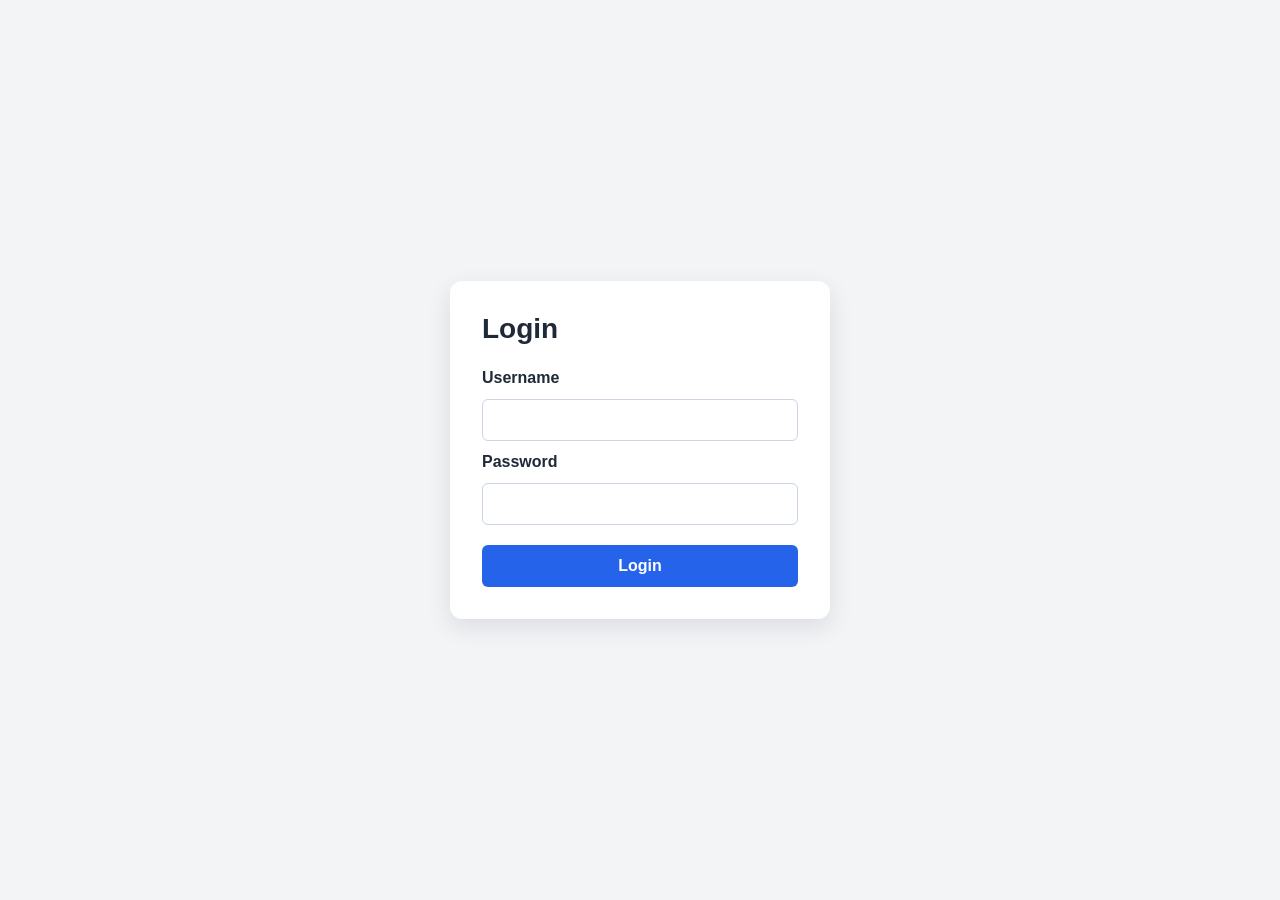
<file: Simple Loginpage/index.html>
<!doctype html>
<html lang="en">
  <head>
    <meta charset="utf-8">
    <meta name="viewport" content="width=device-width, initial-scale=1">
    <title>Login</title>
    <link rel="stylesheet" href="styles/style.css">
    <script src="scripts/app.js" defer></script>
  </head>
  <body>
    <main class="page">
      <section class="card" id="login-page" aria-labelledby="login-title">
        <h1 id="login-title">Login</h1>
        <form id="login-form">
          <label for="username">Username</label>
          <input id="username" name="username" type="text" autocomplete="username" required>

          <label for="password">Password</label>
          <input id="password" name="password" type="password" autocomplete="current-password" required>

          <p class="error" id="login-error" role="alert" hidden>Incorrect username or password.</p>
          <button type="submit">Login</button>
        </form>
      </section>

      <section class="card" id="home-page" aria-labelledby="home-title" hidden>
        <h1 id="home-title" tabindex="-1">Home</h1>
        <p>You are logged in.</p>
      </section>
    </main>
  </body>
</html>
</file>
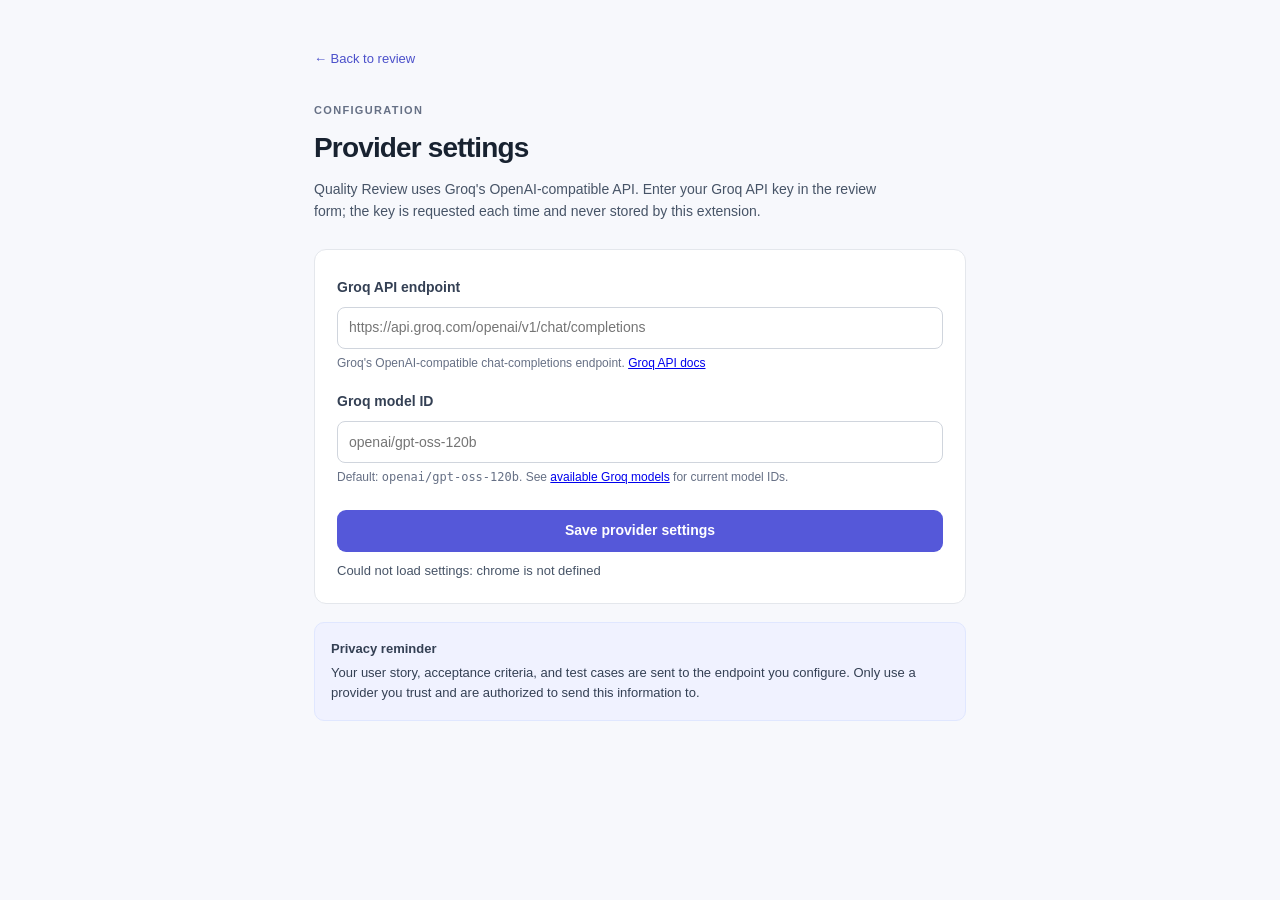
<file: New Extension/src/options/options.html>
<!doctype html>
<html lang="en">
  <head>
    <meta charset="UTF-8" />
    <meta name="viewport" content="width=device-width, initial-scale=1.0" />
    <title>Groq settings · Quality Review</title>
    <link rel="stylesheet" href="options.css" />
  </head>
  <body>
    <main class="settings">
      <a class="back-link" href="../popup/popup.html">← Back to review</a>
      <header>
        <p class="eyebrow">CONFIGURATION</p>
        <h1>Provider settings</h1>
        <p class="intro">Quality Review uses Groq's OpenAI-compatible API. Enter your Groq API key in the review form; the key is requested each time and never stored by this extension.</p>
      </header>

      <form id="settings-form">
        <label for="api-url">Groq API endpoint</label>
        <input id="api-url" name="api-url" type="url" placeholder="https://api.groq.com/openai/v1/chat/completions" required />
        <p class="help">Groq's OpenAI-compatible chat-completions endpoint. <a href="https://console.groq.com/docs/openai" target="_blank" rel="noreferrer">Groq API docs</a></p>

        <label for="model">Groq model ID</label>
        <input id="model" name="model" type="text" placeholder="openai/gpt-oss-120b" required />
        <p class="help">Default: <code>openai/gpt-oss-120b</code>. See <a href="https://console.groq.com/docs/models" target="_blank" rel="noreferrer">available Groq models</a> for current model IDs.</p>

        <button type="submit">Save provider settings</button>
        <p id="status" role="status" aria-live="polite"></p>
      </form>

      <aside>
        <strong>Privacy reminder</strong>
        <p>Your user story, acceptance criteria, and test cases are sent to the endpoint you configure. Only use a provider you trust and are authorized to send this information to.</p>
      </aside>
    </main>
    <script src="options.js"></script>
  </body>
</html>
</file>
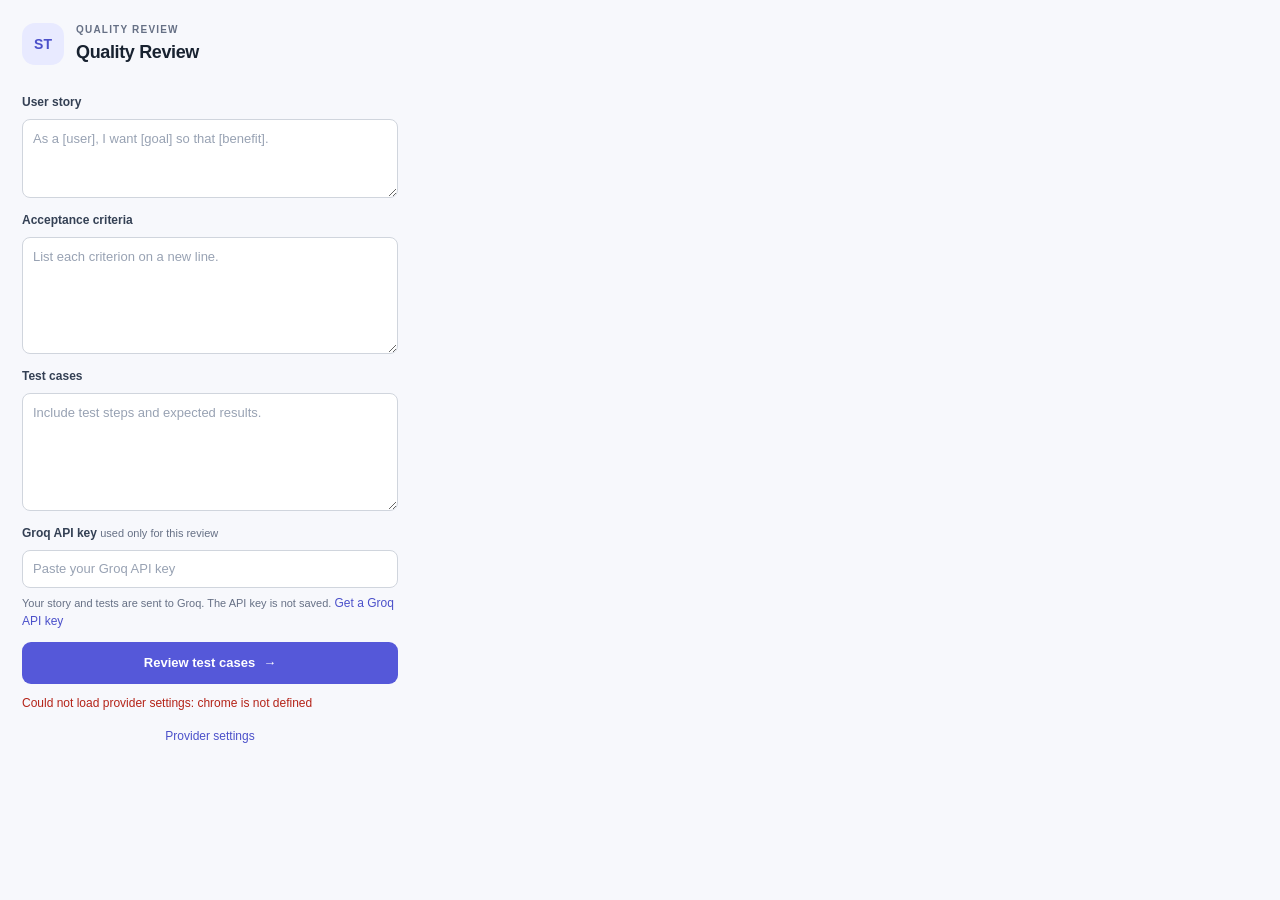
<file: New Extension/src/popup/popup.html>
<!doctype html>
<html lang="en">
  <head>
    <meta charset="UTF-8" />
    <meta name="viewport" content="width=device-width, initial-scale=1.0" />
    <title>Quality Review</title>
    <link rel="stylesheet" href="popup.css" />
  </head>
  <body>
    <main class="app">
      <header class="header">
        <div class="brand-mark" aria-hidden="true">ST</div>
        <div>
          <p class="eyebrow">QUALITY REVIEW</p>
          <h1>Quality Review</h1>
        </div>
      </header>

      <form id="review-form">
        <label for="story">User story</label>
        <textarea id="story" name="story" rows="3" placeholder="As a [user], I want [goal] so that [benefit]." required></textarea>

        <label for="criteria">Acceptance criteria</label>
        <textarea id="criteria" name="criteria" rows="5" placeholder="List each criterion on a new line." required></textarea>

        <label for="test-cases">Test cases</label>
        <textarea id="test-cases" name="test-cases" rows="5" placeholder="Include test steps and expected results." required></textarea>

        <label for="api-key">Groq API key <span class="label-note">used only for this review</span></label>
        <input id="api-key" name="api-key" type="password" autocomplete="off" placeholder="Paste your Groq API key" required />
        <p class="privacy-note">Your story and tests are sent to Groq. The API key is not saved. <a href="https://console.groq.com/keys" target="_blank" rel="noreferrer">Get a Groq API key</a></p>

        <button id="review-button" type="submit">Review test cases <span aria-hidden="true">→</span></button>
      </form>

      <p id="status" class="status" role="status" aria-live="polite"></p>
      <section id="results" class="results" aria-labelledby="results-title" hidden>
        <div class="results-heading">
          <p class="eyebrow">REVIEW REPORT</p>
          <h2 id="results-title">Findings</h2>
        </div>
        <pre id="report"></pre>
      </section>

      <footer><a href="../options/options.html" target="_blank">Provider settings</a></footer>
    </main>
    <script src="popup.js"></script>
  </body>
</html>
</file>
<file: Simple Loginpage/styles/style.css>
:root {
  font-family: Arial, sans-serif;
  color: #1f2937;
  background: #f3f4f6;
  font-synthesis: none;
  text-rendering: optimizeLegibility;
}

* {
  box-sizing: border-box;
}

body {
  min-width: 320px;
  min-height: 100vh;
  margin: 0;
}

.page {
  display: grid;
  min-height: 100vh;
  place-items: center;
  padding: 24px;
}

.card {
  width: min(100%, 380px);
  padding: 32px;
  border-radius: 12px;
  background: #fff;
  box-shadow: 0 8px 24px rgb(15 23 42 / 10%);
}

h1 {
  margin: 0 0 24px;
  font-size: 1.75rem;
}

form {
  display: grid;
  gap: 12px;
}

label {
  font-weight: 600;
}

input {
  width: 100%;
  padding: 11px 12px;
  border: 1px solid #cbd5e1;
  border-radius: 6px;
  font: inherit;
}

input:focus {
  outline: 2px solid #2563eb;
  outline-offset: 2px;
}

button {
  margin-top: 8px;
  padding: 12px;
  border: 0;
  border-radius: 6px;
  background: #2563eb;
  color: #fff;
  font: inherit;
  font-weight: 600;
  cursor: pointer;
}

button:hover {
  background: #1d4ed8;
}

.error {
  margin: 0;
  color: #b91c1c;
}
</file>
<file: New Extension/src/options/options.css>
:root {
  color-scheme: light;
  font-family: Inter, "Segoe UI", Arial, sans-serif;
  color: #1d2939;
  background: #f7f8fc;
}

* {
  box-sizing: border-box;
}

body {
  margin: 0;
  font-size: 14px;
  line-height: 1.55;
}

.settings {
  max-width: 700px;
  margin: 0 auto;
  padding: 48px 24px;
}

.back-link {
  color: #4b50ca;
  font-size: 13px;
  text-decoration: none;
}

header {
  margin: 32px 0 26px;
}

.eyebrow {
  margin: 0 0 7px;
  color: #667085;
  font-size: 11px;
  font-weight: 700;
  letter-spacing: 0.12em;
}

h1 {
  margin: 0;
  color: #182230;
  font-size: 28px;
  letter-spacing: -0.03em;
}

.intro {
  max-width: 580px;
  margin: 10px 0 0;
  color: #475467;
}

form {
  display: grid;
  gap: 9px;
  padding: 22px;
  border: 1px solid #e4e7ec;
  border-radius: 12px;
  background: #fff;
}

label {
  margin-top: 5px;
  color: #344054;
  font-weight: 650;
}

input {
  min-height: 42px;
  padding: 9px 11px;
  border: 1px solid #d0d5dd;
  border-radius: 8px;
  outline: none;
  color: #182230;
  font: inherit;
}

input:focus {
  border-color: #777ce5;
  box-shadow: 0 0 0 3px #ececff;
}

.help {
  margin: -4px 0 4px;
  color: #667085;
  font-size: 12px;
}

button {
  min-height: 42px;
  margin-top: 10px;
  border: 0;
  border-radius: 9px;
  background: #5558d9;
  color: #fff;
  cursor: pointer;
  font: inherit;
  font-weight: 650;
}

button:hover {
  background: #4447c4;
}

#status {
  min-height: 20px;
  margin: 0;
  color: #475467;
  font-size: 13px;
}

aside {
  margin-top: 18px;
  padding: 16px;
  border: 1px solid #e0e7ff;
  border-radius: 10px;
  background: #f0f2ff;
  color: #344054;
  font-size: 13px;
}

aside p {
  margin: 4px 0 0;
}
</file>
<file: New Extension/src/popup/popup.css>
:root {
  color-scheme: light;
  font-family: Inter, "Segoe UI", Arial, sans-serif;
  color: #1d2939;
  background: #f7f8fc;
}

* {
  box-sizing: border-box;
}

body {
  width: 420px;
  margin: 0;
  font-size: 13px;
  line-height: 1.5;
}

.app {
  padding: 22px;
}

.header {
  display: flex;
  align-items: center;
  gap: 12px;
  margin-bottom: 22px;
}

.brand-mark {
  display: grid;
  width: 42px;
  height: 42px;
  place-items: center;
  border-radius: 13px;
  background: #e8eaff;
  color: #4b50ca;
  font-size: 14px;
  font-weight: 800;
}

.eyebrow {
  margin: 0 0 2px;
  color: #667085;
  font-size: 10px;
  font-weight: 700;
  letter-spacing: 0.12em;
}

h1,
h2 {
  margin: 0;
  color: #182230;
  letter-spacing: -0.02em;
}

h1 {
  font-size: 18px;
}

form {
  display: grid;
  gap: 8px;
}

label {
  margin-top: 5px;
  color: #344054;
  font-size: 12px;
  font-weight: 650;
}

.label-note {
  color: #667085;
  font-size: 11px;
  font-weight: 400;
}

textarea,
input {
  width: 100%;
  border: 1px solid #d0d5dd;
  border-radius: 8px;
  outline: none;
  background: #fff;
  color: #182230;
  font: inherit;
}

textarea {
  min-height: 68px;
  padding: 9px 10px;
  resize: vertical;
}

input {
  height: 38px;
  padding: 0 10px;
}

textarea::placeholder,
input::placeholder {
  color: #98a2b3;
}

textarea:focus,
input:focus {
  border-color: #777ce5;
  box-shadow: 0 0 0 3px #ececff;
}

.privacy-note {
  margin: -2px 0 4px;
  color: #667085;
  font-size: 11px;
}

button {
  display: flex;
  min-height: 42px;
  align-items: center;
  justify-content: center;
  gap: 8px;
  border: 0;
  border-radius: 9px;
  background: #5558d9;
  color: #fff;
  cursor: pointer;
  font: inherit;
  font-weight: 650;
  transition: background 120ms ease;
}

button:hover {
  background: #4447c4;
}

button:disabled {
  cursor: wait;
  opacity: 0.7;
}

.status {
  min-height: 18px;
  margin: 10px 0 0;
  color: #475467;
  font-size: 12px;
}

.status.error {
  color: #b42318;
}

.results {
  margin-top: 8px;
  padding: 15px;
  border: 1px solid #e4e7ec;
  border-radius: 10px;
  background: #fff;
}

.results h2 {
  font-size: 16px;
}

pre {
  margin: 12px 0 0;
  color: #344054;
  font: 12px/1.6 "Segoe UI", Arial, sans-serif;
  white-space: pre-wrap;
  overflow-wrap: anywhere;
}

footer {
  margin-top: 14px;
  text-align: center;
}

a {
  color: #4b50ca;
  font-size: 12px;
  text-decoration: none;
}

a:hover {
  text-decoration: underline;
}
</file>
